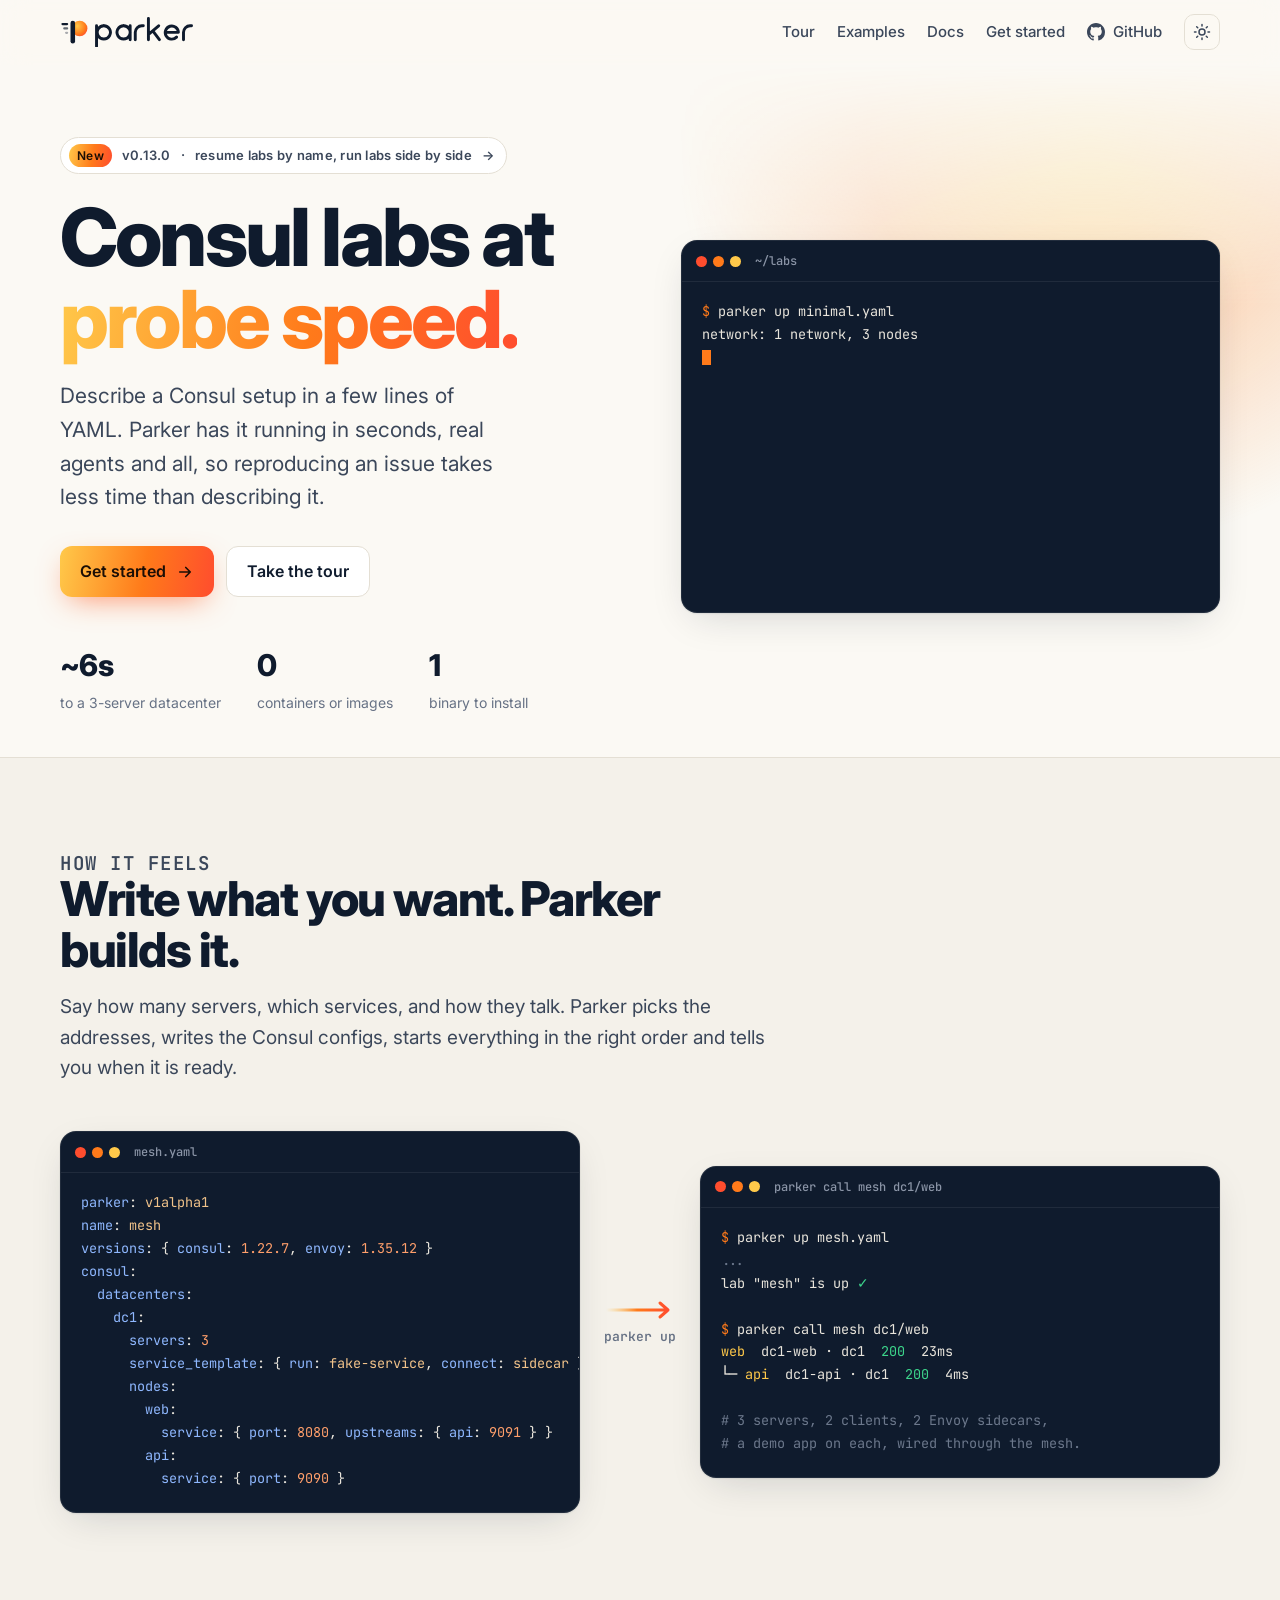
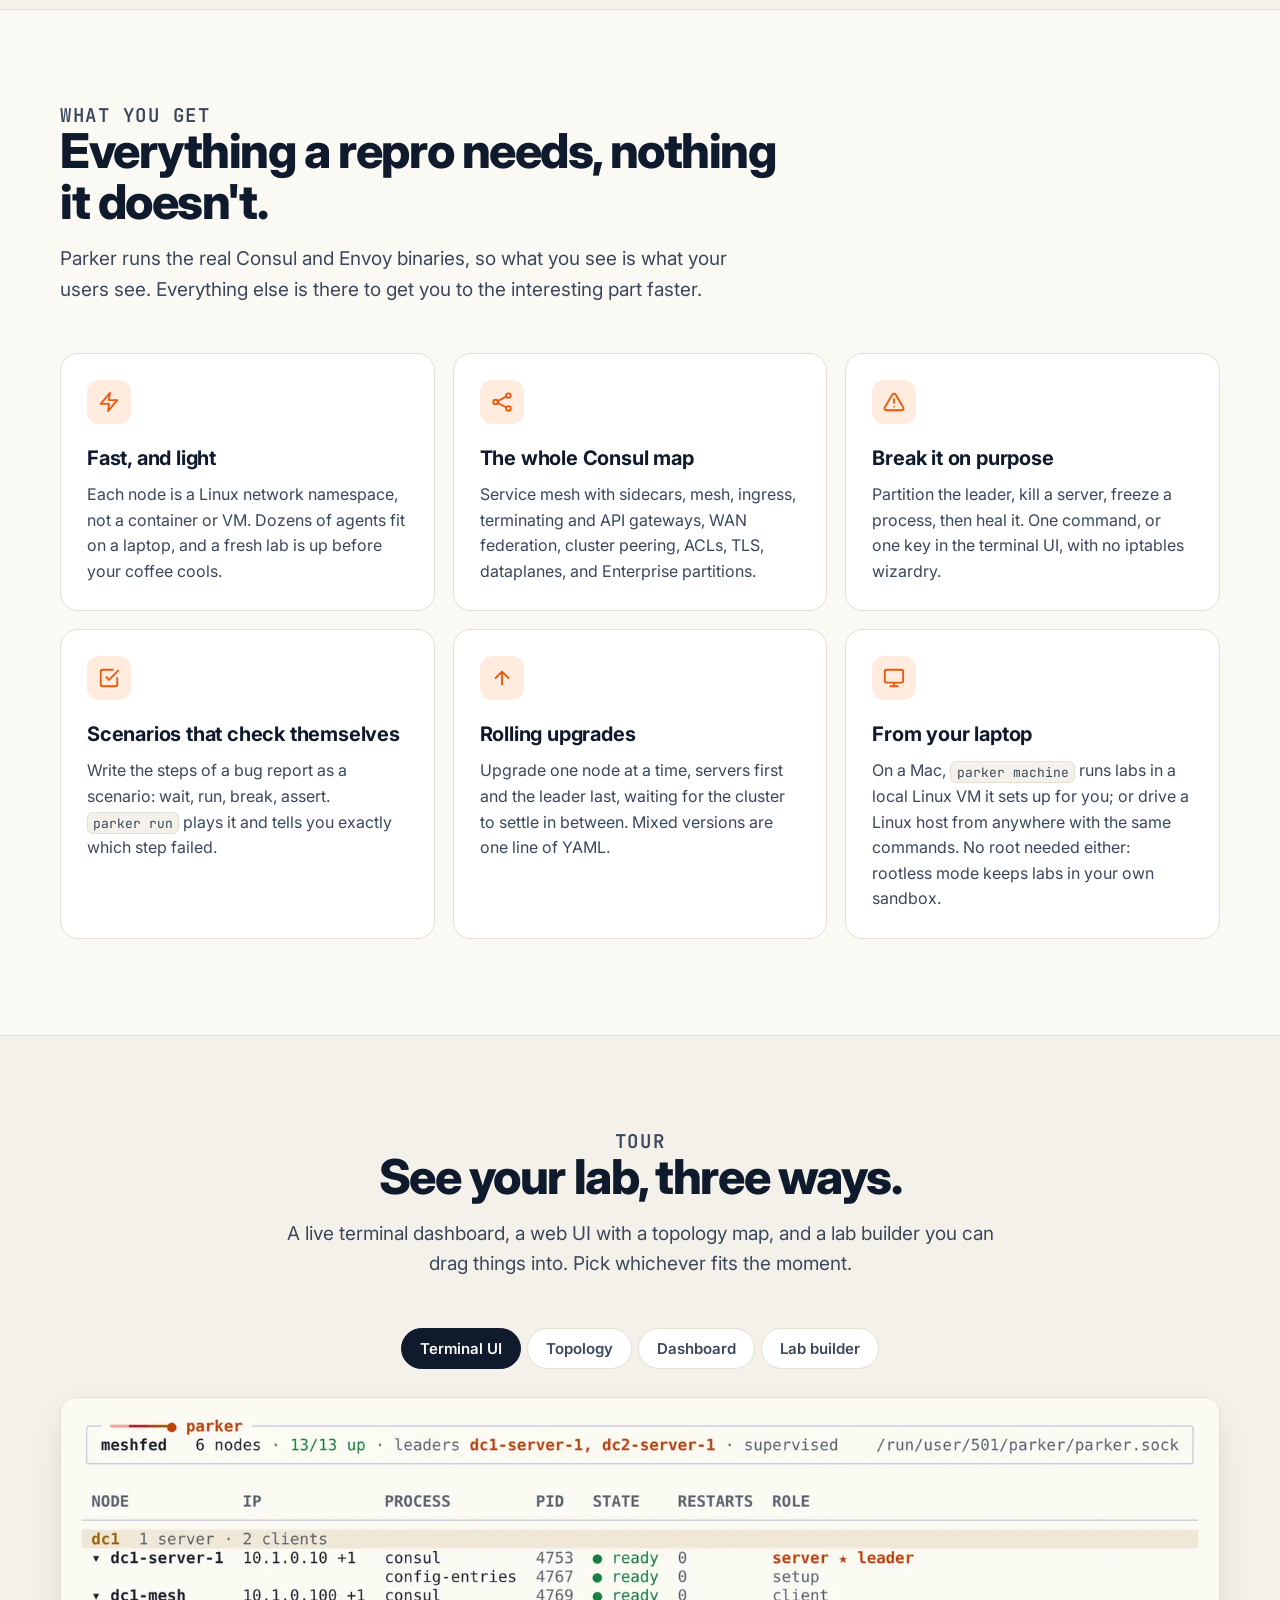
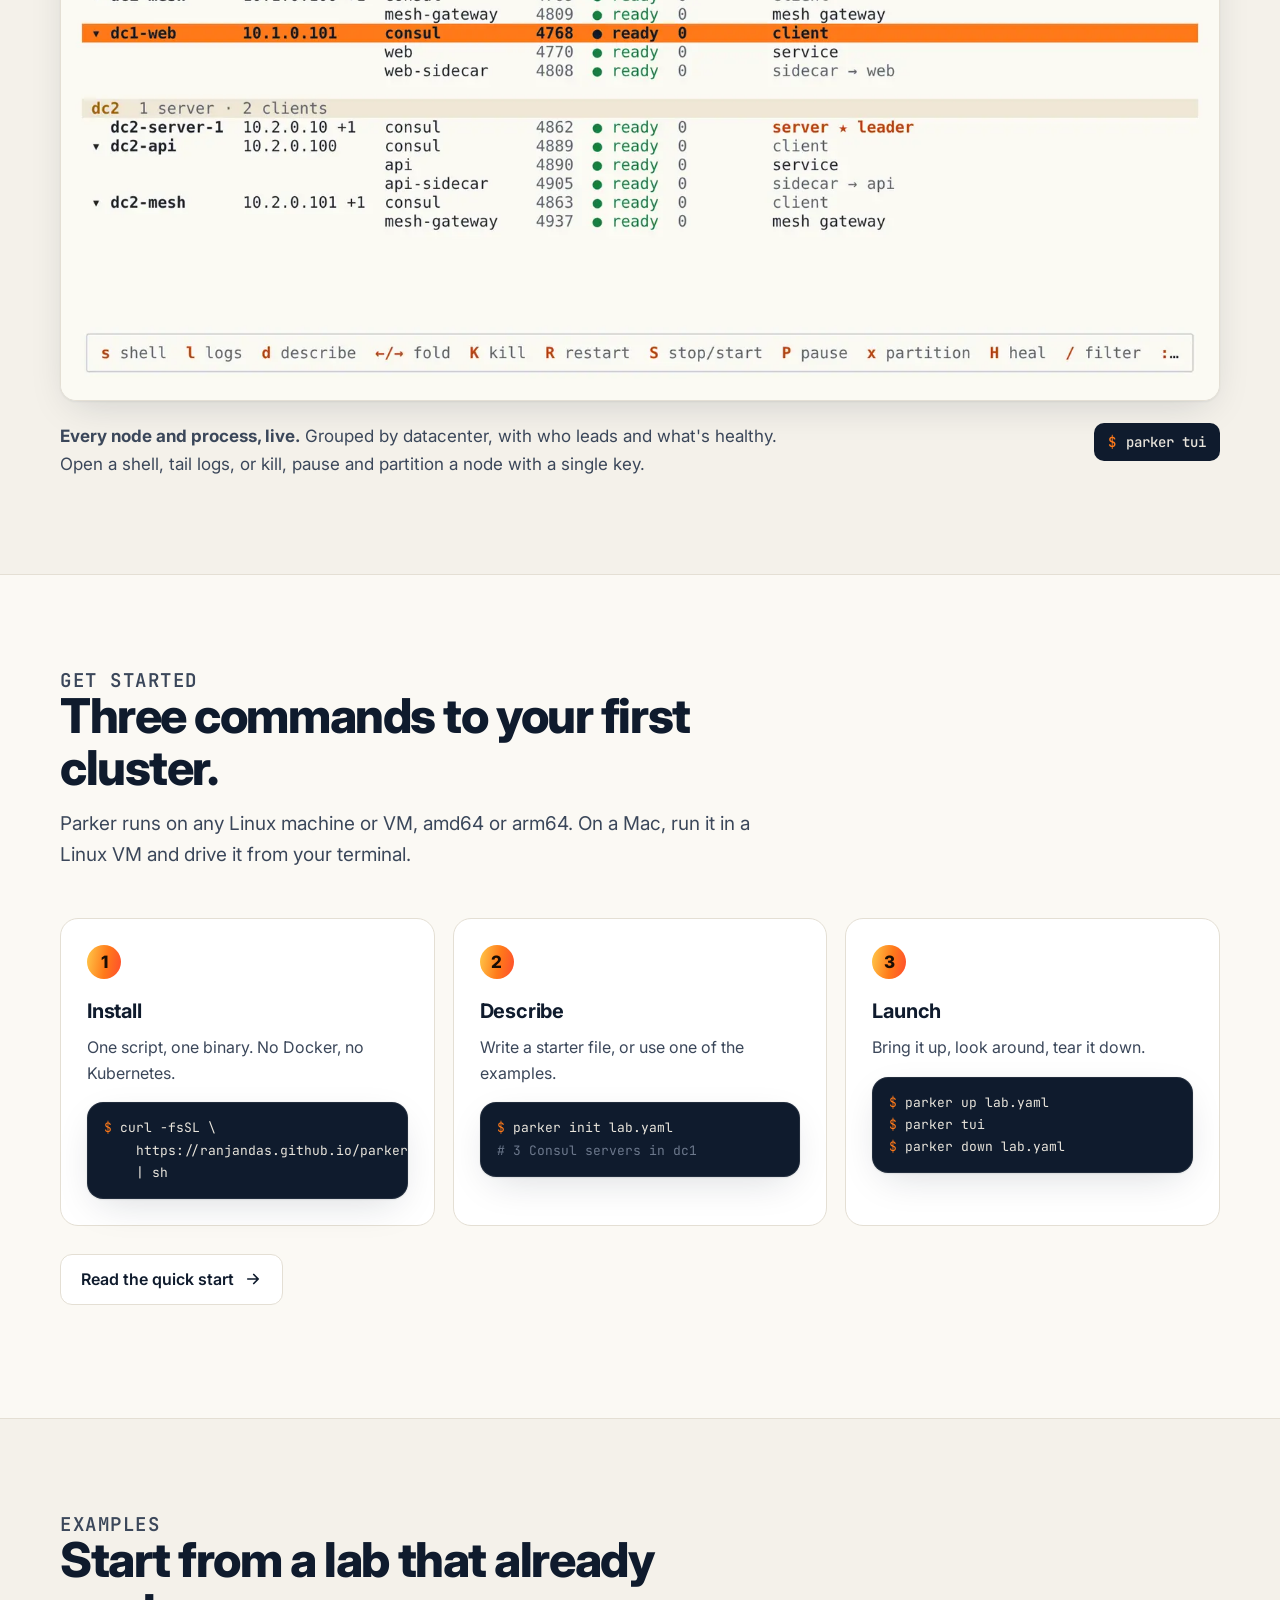
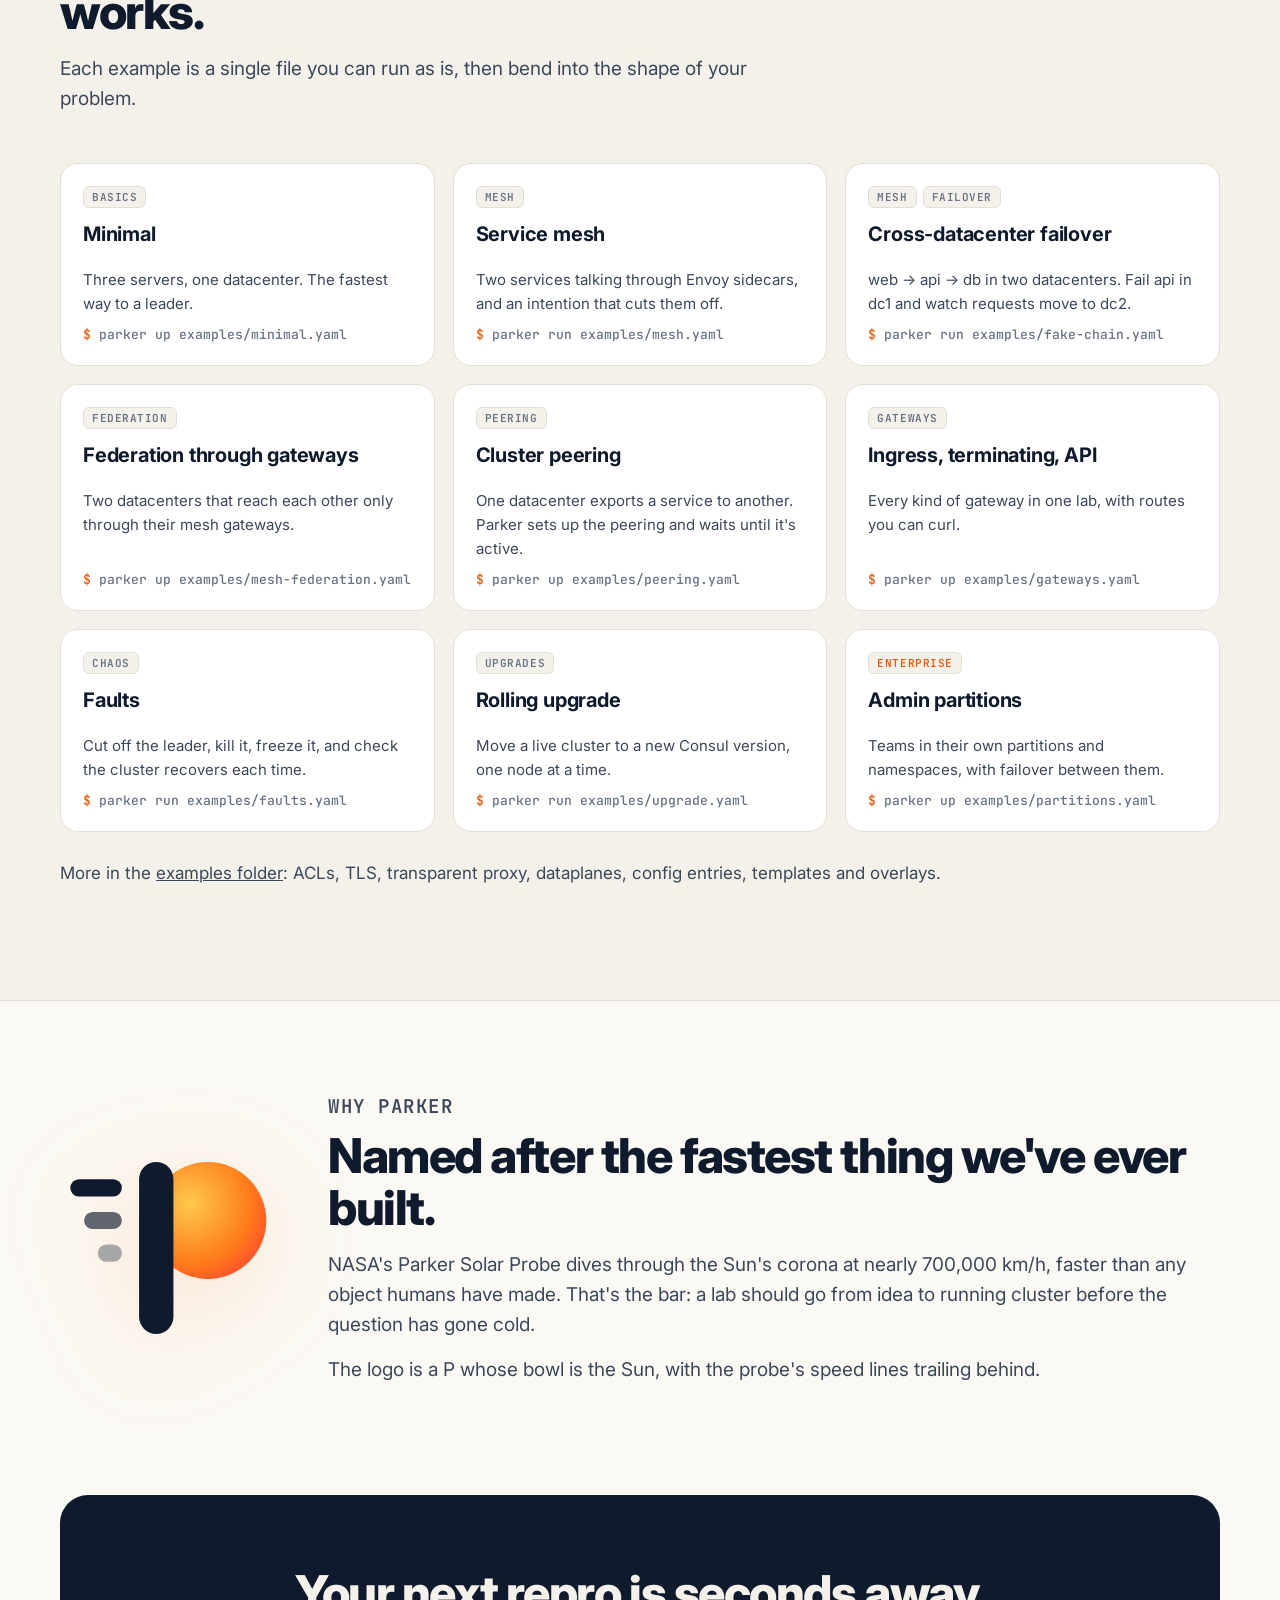
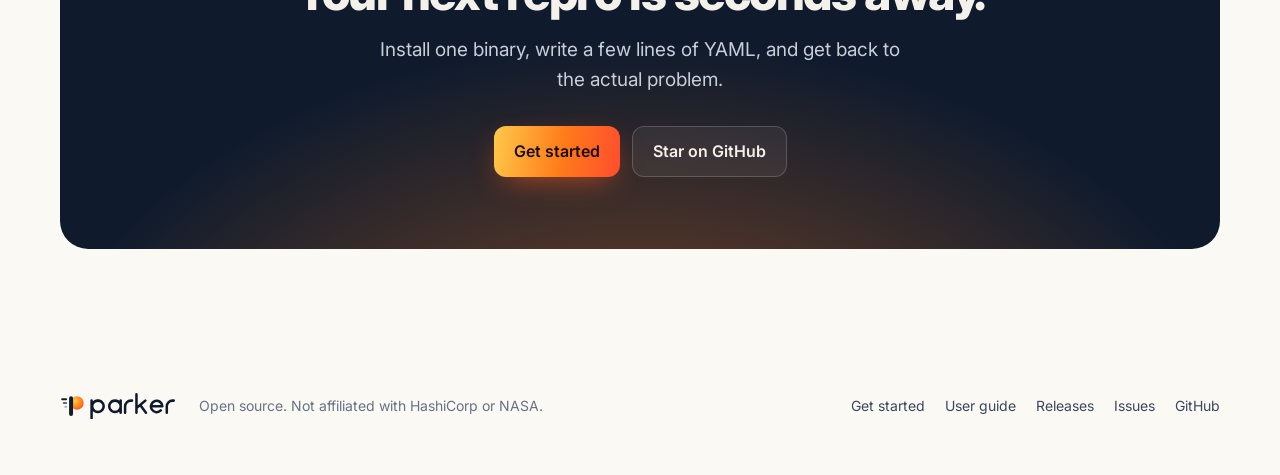
<file: site/index.html>
<!doctype html>
<html lang="en" class="no-js">
<head>
<meta charset="utf-8">
<meta name="viewport" content="width=device-width, initial-scale=1">
<title>Parker · Consul labs at probe speed</title>
<meta name="description" content="Parker turns a few lines of YAML into a running Consul cluster in seconds. No containers, no images: real Consul agents in Linux network namespaces.">
<meta name="theme-color" content="#0F1B2D">
<link rel="icon" href="assets/logo/favicon.svg" type="image/svg+xml">
<link rel="icon" href="assets/logo/favicon.ico" sizes="any">
<link rel="apple-touch-icon" href="assets/logo/parker-icon-180.png">
<meta property="og:title" content="Parker · Consul labs at probe speed">
<meta property="og:description" content="A few lines of YAML to a running Consul cluster in seconds. Break it, script it, look inside it.">
<meta property="og:image" content="https://ranjandas.github.io/parker/assets/og.png">
<meta property="og:url" content="https://ranjandas.github.io/parker/">
<meta name="twitter:card" content="summary_large_image">
<script>try{var t=localStorage.getItem('parker-theme');if(t)document.documentElement.dataset.theme=t}catch(e){}</script>
<link rel="preconnect" href="https://fonts.googleapis.com">
<link rel="preconnect" href="https://fonts.gstatic.com" crossorigin>
<link rel="stylesheet" href="https://fonts.googleapis.com/css2?family=Inter:wght@400;500;600;700;800&family=JetBrains+Mono:wght@400;500;600&display=swap">
<link rel="stylesheet" href="assets/style.css">
</head>
<body>

<header class="nav">
  <div class="wrap">
    <a class="brand" href="./" aria-label="Parker home">
      <img class="logo-light" src="assets/logo/parker-logo-light.svg" alt="Parker" width="120" height="30">
      <img class="logo-dark" src="assets/logo/parker-logo-dark.svg" alt="" width="120" height="30">
    </a>
    <nav class="nav-links" aria-label="Main">
      <a class="hide-sm" href="#tour">Tour</a>
      <a class="hide-sm" href="#examples">Examples</a>
      <a href="docs/">Docs</a>
      <a class="hide-sm" href="docs/quick-start.html">Get started</a>
      <a class="gh-link" href="https://github.com/Ranjandas/parker" aria-label="Parker on GitHub">
        <svg viewBox="0 0 16 16" fill="currentColor" aria-hidden="true"><path d="M8 0C3.58 0 0 3.58 0 8c0 3.54 2.29 6.53 5.47 7.59.4.07.55-.17.55-.38 0-.19-.01-.82-.01-1.49-2.01.37-2.53-.49-2.69-.94-.09-.23-.48-.94-.82-1.13-.28-.15-.68-.52-.01-.53.63-.01 1.08.58 1.23.82.72 1.21 1.87.87 2.33.66.07-.52.28-.87.51-1.07-1.78-.2-3.64-.89-3.64-3.95 0-.87.31-1.59.82-2.15-.08-.2-.36-1.02.08-2.12 0 0 .67-.21 2.2.82.64-.18 1.32-.27 2-.27.68 0 1.36.09 2 .27 1.53-1.04 2.2-.82 2.2-.82.44 1.1.16 1.92.08 2.12.51.56.82 1.27.82 2.15 0 3.07-1.87 3.75-3.65 3.95.29.25.54.73.54 1.48 0 1.07-.01 1.93-.01 2.2 0 .21.15.46.55.38A8.013 8.013 0 0016 8c0-4.42-3.58-8-8-8z"/></svg>
        <span class="hide-sm">GitHub</span>
      </a>
      <button class="icon-btn" id="theme" type="button" aria-label="Switch light or dark theme">
        <svg viewBox="0 0 24 24" fill="none" stroke="currentColor" stroke-width="2" stroke-linecap="round" aria-hidden="true"><circle cx="12" cy="12" r="4"/><path d="M12 2v2M12 20v2M4.9 4.9l1.4 1.4M17.7 17.7l1.4 1.4M2 12h2M20 12h2M4.9 19.1l1.4-1.4M17.7 6.3l1.4-1.4"/></svg>
      </button>
    </nav>
  </div>
</header>

<main>
  <!-- ============ hero ============ -->
  <section class="hero">
    <div class="speed" aria-hidden="true"><i></i><i></i><i></i><i></i></div>
    <div class="wrap hero-grid">
      <div>
        <a class="eyebrow" href="https://github.com/Ranjandas/parker/releases/latest">
          <span class="pill">New</span> <span data-version="tag">v0.13.0</span> · <span data-release="headline">resume labs by name, run labs side by side</span> →
        </a>
        <h1>Consul labs at <span class="sun-text">probe&nbsp;speed.</span></h1>
        <p class="lede">Describe a Consul setup in a few lines of YAML. Parker has it running in seconds, real agents and all, so reproducing an issue takes less time than describing it.</p>
        <div class="cta">
          <a class="btn btn-sun" href="docs/quick-start.html">Get started
            <svg viewBox="0 0 24 24" fill="none" stroke="currentColor" stroke-width="2.2" stroke-linecap="round" stroke-linejoin="round" aria-hidden="true"><path d="M5 12h14M13 6l6 6-6 6"/></svg>
          </a>
          <a class="btn" href="#tour">Take the tour</a>
        </div>
        <div class="stats">
          <div class="stat"><b>~6s</b><span>to a 3-server datacenter</span></div>
          <div class="stat"><b>0</b><span>containers or images</span></div>
          <div class="stat"><b>1</b><span>binary to install</span></div>
        </div>
      </div>
      <div class="term hero-term" id="hero-term" role="img" aria-label="A terminal: parker up brings a three-server Consul datacenter up in 5.6 seconds, then consul members lists the three servers as alive.">
        <div class="term-bar"><span class="dots"><i></i><i></i><i></i></span>~/labs</div>
        <pre><span class="p">$ </span><span class="cursor"></span></pre>
      </div>
    </div>
  </section>

  <!-- ============ yaml -> cluster ============ -->
  <section class="section-alt" id="how">
    <div class="wrap">
      <div class="section-head reveal">
        <p class="kicker">How it feels</p>
        <h2>Write what you want. Parker builds it.</h2>
        <p>Say how many servers, which services, and how they talk. Parker picks the addresses, writes the Consul configs, starts everything in the right order and tells you when it is ready.</p>
      </div>
      <div class="flow reveal">
        <div class="term">
          <div class="term-bar"><span class="dots"><i></i><i></i><i></i></span>mesh.yaml</div>
<pre><span class="k">parker</span>: <span class="s">v1alpha1</span>
<span class="k">name</span>: <span class="s">mesh</span>
<span class="k">versions</span>: { <span class="k">consul</span>: <span class="n">1.22.7</span>, <span class="k">envoy</span>: <span class="n">1.35.12</span> }
<span class="k">consul</span>:
  <span class="k">datacenters</span>:
    <span class="k">dc1</span>:
      <span class="k">servers</span>: <span class="n">3</span>
      <span class="k">service_template</span>: { <span class="k">run</span>: <span class="s">fake-service</span>, <span class="k">connect</span>: <span class="s">sidecar</span> }
      <span class="k">nodes</span>:
        <span class="k">web</span>:
          <span class="k">service</span>: { <span class="k">port</span>: <span class="n">8080</span>, <span class="k">upstreams</span>: { <span class="k">api</span>: <span class="n">9091</span> } }
        <span class="k">api</span>:
          <span class="k">service</span>: { <span class="k">port</span>: <span class="n">9090</span> }</pre>
        </div>
        <div class="arrow" aria-hidden="true">
          <svg viewBox="0 0 72 24" fill="none"><defs><linearGradient id="g" x1="0" x2="1"><stop offset="0" stop-color="#FFC94A" stop-opacity="0"/><stop offset=".5" stop-color="#FF7A1A"/><stop offset="1" stop-color="#FF4D2E"/></linearGradient></defs><path d="M2 12h62M56 5l8 7-8 7" stroke="url(#g)" stroke-width="3" stroke-linecap="round" stroke-linejoin="round"/></svg>
          parker up
        </div>
        <div class="term">
          <div class="term-bar"><span class="dots"><i></i><i></i><i></i></span>parker call mesh dc1/web</div>
<pre><span class="p">$ </span>parker up mesh.yaml
<span class="c">...</span>
lab "mesh" is up <span class="ok">✓</span>

<span class="p">$ </span>parker call mesh dc1/web
<span class="hl">web</span>  dc1-web · dc1  <span class="ok">200</span>  23ms
└─ <span class="hl">api</span>  dc1-api · dc1  <span class="ok">200</span>  4ms

<span class="c"># 3 servers, 2 clients, 2 Envoy sidecars,</span>
<span class="c"># a demo app on each, wired through the mesh.</span></pre>
        </div>
      </div>
    </div>
  </section>

  <!-- ============ features ============ -->
  <section id="features">
    <div class="wrap">
      <div class="section-head reveal">
        <p class="kicker">What you get</p>
        <h2>Everything a repro needs, nothing it doesn't.</h2>
        <p>Parker runs the real Consul and Envoy binaries, so what you see is what your users see. Everything else is there to get you to the interesting part faster.</p>
      </div>
      <div class="features">
        <div class="card reveal">
          <div class="ico"><svg viewBox="0 0 24 24" fill="none" stroke="currentColor" stroke-width="2" stroke-linecap="round" stroke-linejoin="round"><path d="M13 2 3 14h9l-1 8 10-12h-9l1-8z"/></svg></div>
          <h3>Fast, and light</h3>
          <p>Each node is a Linux network namespace, not a container or VM. Dozens of agents fit on a laptop, and a fresh lab is up before your coffee cools.</p>
        </div>
        <div class="card reveal">
          <div class="ico"><svg viewBox="0 0 24 24" fill="none" stroke="currentColor" stroke-width="2" stroke-linecap="round" stroke-linejoin="round"><circle cx="5" cy="12" r="2.5"/><circle cx="19" cy="5" r="2.5"/><circle cx="19" cy="19" r="2.5"/><path d="M7.3 11 16.7 6M7.3 13l9.4 5"/></svg></div>
          <h3>The whole Consul map</h3>
          <p>Service mesh with sidecars, mesh, ingress, terminating and API gateways, WAN federation, cluster peering, ACLs, TLS, dataplanes, and Enterprise partitions.</p>
        </div>
        <div class="card reveal">
          <div class="ico"><svg viewBox="0 0 24 24" fill="none" stroke="currentColor" stroke-width="2" stroke-linecap="round" stroke-linejoin="round"><path d="M10.3 3.9 1.8 18a2 2 0 0 0 1.7 3h17a2 2 0 0 0 1.7-3L13.7 3.9a2 2 0 0 0-3.4 0zM12 9v4M12 17h.01"/></svg></div>
          <h3>Break it on purpose</h3>
          <p>Partition the leader, kill a server, freeze a process, then heal it. One command, or one key in the terminal UI, with no iptables wizardry.</p>
        </div>
        <div class="card reveal">
          <div class="ico"><svg viewBox="0 0 24 24" fill="none" stroke="currentColor" stroke-width="2" stroke-linecap="round" stroke-linejoin="round"><path d="M9 11l3 3L22 4"/><path d="M21 12v7a2 2 0 0 1-2 2H5a2 2 0 0 1-2-2V5a2 2 0 0 1 2-2h11"/></svg></div>
          <h3>Scenarios that check themselves</h3>
          <p>Write the steps of a bug report as a scenario: wait, run, break, assert. <code>parker run</code> plays it and tells you exactly which step failed.</p>
        </div>
        <div class="card reveal">
          <div class="ico"><svg viewBox="0 0 24 24" fill="none" stroke="currentColor" stroke-width="2" stroke-linecap="round" stroke-linejoin="round"><path d="M12 19V5M5 12l7-7 7 7"/></svg></div>
          <h3>Rolling upgrades</h3>
          <p>Upgrade one node at a time, servers first and the leader last, waiting for the cluster to settle in between. Mixed versions are one line of YAML.</p>
        </div>
        <div class="card reveal">
          <div class="ico"><svg viewBox="0 0 24 24" fill="none" stroke="currentColor" stroke-width="2" stroke-linecap="round" stroke-linejoin="round"><rect x="2" y="3" width="20" height="14" rx="2"/><path d="M8 21h8M12 17v4"/></svg></div>
          <h3>From your laptop</h3>
          <p>On a Mac, <code>parker machine</code> runs labs in a local Linux VM it sets up for you; or drive a Linux host from anywhere with the same commands. No root needed either: rootless mode keeps labs in your own sandbox.</p>
        </div>
      </div>
    </div>
  </section>

  <!-- ============ tour ============ -->
  <section class="section-alt" id="tour">
    <div class="wrap">
      <div class="section-head center reveal">
        <p class="kicker">Tour</p>
        <h2>See your lab, three ways.</h2>
        <p>A live terminal dashboard, a web UI with a topology map, and a lab builder you can drag things into. Pick whichever fits the moment.</p>
      </div>
      <div class="tabs" role="tablist" aria-label="Parker interfaces">
        <button class="tab" role="tab" id="t-tui" aria-controls="p-tui" aria-selected="true">Terminal UI</button>
        <button class="tab" role="tab" id="t-topo" aria-controls="p-topo" aria-selected="false" tabindex="-1">Topology</button>
        <button class="tab" role="tab" id="t-dash" aria-controls="p-dash" aria-selected="false" tabindex="-1">Dashboard</button>
        <button class="tab" role="tab" id="t-build" aria-controls="p-build" aria-selected="false" tabindex="-1">Lab builder</button>
      </div>

      <div class="shot-panel" id="p-tui" role="tabpanel" aria-labelledby="t-tui">
        <div class="shot theme-swap">
          <img class="on-light" src="assets/img/tui-light.webp" alt="Parker's terminal UI listing two datacenters, every node and process ready, with the leaders marked" width="1600" height="833" loading="lazy">
          <img class="on-dark" src="assets/img/tui-dark.webp" alt="Parker's terminal UI listing two datacenters, every node and process ready, with the leaders marked" width="1600" height="833" loading="lazy">
        </div>
        <div class="shot-caption">
          <p><strong>Every node and process, live.</strong> Grouped by datacenter, with who leads and what's healthy. Open a shell, tail logs, or kill, pause and partition a node with a single key.</p>
          <span class="cmd"><span class="p">$</span> parker tui</span>
        </div>
      </div>

      <div class="shot-panel" id="p-topo" role="tabpanel" aria-labelledby="t-topo" hidden>
        <div class="shot theme-swap">
          <img class="on-light" src="assets/img/topology-light.webp" alt="The web UI topology view: two federated datacenters, with a failing sidecar in dc2 turning the path from web to api red" width="1600" height="1000" loading="lazy">
          <img class="on-dark" src="assets/img/topology-dark.webp" alt="The web UI topology view: two federated datacenters, with a failing sidecar in dc2 turning the path from web to api red" width="1600" height="1000" loading="lazy">
        </div>
        <div class="shot-caption">
          <p><strong>The architecture, drawn for you.</strong> Datacenters, gateways and which service calls which. When something fails, the paths through it turn red and say why. Click a node to open its Consul UI or app.</p>
          <span class="cmd"><span class="p">$</span> parker ui</span>
        </div>
      </div>

      <div class="shot-panel" id="p-dash" role="tabpanel" aria-labelledby="t-dash" hidden>
        <div class="shot">
          <img src="assets/img/overview-dark.webp" alt="The web UI dashboard: 13 of 13 processes ready across 6 nodes in 2 datacenters, with leaders and a node table" width="1600" height="1000" loading="lazy">
        </div>
        <div class="shot-caption">
          <p><strong>Health at a glance.</strong> Ready counts, leaders, restarts and Consul health for every node, plus logs, scenarios and fault buttons. Works the same against a lab on a remote VM.</p>
          <span class="cmd"><span class="p">$</span> parker ui</span>
        </div>
      </div>

      <div class="shot-panel" id="p-build" role="tabpanel" aria-labelledby="t-build" hidden>
        <div class="shot theme-swap">
          <img class="on-light" src="assets/img/builder-light.webp" alt="The lab builder: a palette of Consul parts, two datacenters on a canvas, and the YAML it writes next to it" width="1600" height="1000" loading="lazy">
          <img class="on-dark" src="assets/img/builder-dark.webp" alt="The lab builder: a palette of Consul parts, two datacenters on a canvas, and the YAML it writes next to it" width="1600" height="1000" loading="lazy">
        </div>
        <div class="shot-caption">
          <p><strong>Draw it instead.</strong> Drag in datacenters, services and gateways, link what calls what, and watch the YAML write itself. Open an existing file, edit on the canvas, and hit Run.</p>
          <span class="cmd"><span class="p">$</span> parker ui → Build</span>
        </div>
      </div>
    </div>
  </section>

  <!-- ============ get started ============ -->
  <section id="start">
    <div class="wrap">
      <div class="section-head reveal">
        <p class="kicker">Get started</p>
        <h2>Three commands to your first cluster.</h2>
        <p>Parker runs on any Linux machine or VM, amd64 or arm64. On a Mac, run it in a Linux VM and drive it from your terminal.</p>
      </div>
      <div class="steps">
        <div class="step reveal">
          <h3>Install</h3>
          <p>One script, one binary. No Docker, no Kubernetes.</p>
          <div class="term code"><pre><span class="p">$ </span>curl -fsSL \
    https://ranjandas.github.io/parker/install.sh \
    | sh</pre></div>
        </div>
        <div class="step reveal">
          <h3>Describe</h3>
          <p>Write a starter file, or use one of the examples.</p>
          <div class="term code"><pre><span class="p">$ </span>parker init lab.yaml
<span class="c"># 3 Consul servers in dc1</span></pre></div>
        </div>
        <div class="step reveal">
          <h3>Launch</h3>
          <p>Bring it up, look around, tear it down.</p>
          <div class="term code"><pre><span class="p">$ </span>parker up lab.yaml
<span class="p">$ </span>parker tui
<span class="p">$ </span>parker down lab.yaml</pre></div>
        </div>
      </div>
      <p class="reveal" style="margin-top:28px"><a class="btn" href="docs/quick-start.html">Read the quick start
        <svg viewBox="0 0 24 24" fill="none" stroke="currentColor" stroke-width="2.2" stroke-linecap="round" stroke-linejoin="round" aria-hidden="true"><path d="M5 12h14M13 6l6 6-6 6"/></svg></a></p>
    </div>
  </section>

  <!-- ============ examples ============ -->
  <section class="section-alt" id="examples">
    <div class="wrap">
      <div class="section-head reveal">
        <p class="kicker">Examples</p>
        <h2>Start from a lab that already works.</h2>
        <p>Each example is a single file you can run as is, then bend into the shape of your problem.</p>
      </div>
      <div class="examples">
        <a class="ex reveal" href="https://github.com/Ranjandas/parker/blob/main/examples/minimal.yaml">
          <div class="tags"><span class="tag">basics</span></div>
          <h3>Minimal</h3>
          <p>Three servers, one datacenter. The fastest way to a leader.</p>
          <span class="run"><b>$</b> parker up examples/minimal.yaml</span>
        </a>
        <a class="ex reveal" href="https://github.com/Ranjandas/parker/blob/main/examples/mesh.yaml">
          <div class="tags"><span class="tag">mesh</span></div>
          <h3>Service mesh</h3>
          <p>Two services talking through Envoy sidecars, and an intention that cuts them off.</p>
          <span class="run"><b>$</b> parker run examples/mesh.yaml</span>
        </a>
        <a class="ex reveal" href="https://github.com/Ranjandas/parker/blob/main/examples/fake-chain.yaml">
          <div class="tags"><span class="tag">mesh</span><span class="tag">failover</span></div>
          <h3>Cross-datacenter failover</h3>
          <p>web → api → db in two datacenters. Fail api in dc1 and watch requests move to dc2.</p>
          <span class="run"><b>$</b> parker run examples/fake-chain.yaml</span>
        </a>
        <a class="ex reveal" href="https://github.com/Ranjandas/parker/blob/main/examples/mesh-federation.yaml">
          <div class="tags"><span class="tag">federation</span></div>
          <h3>Federation through gateways</h3>
          <p>Two datacenters that reach each other only through their mesh gateways.</p>
          <span class="run"><b>$</b> parker up examples/mesh-federation.yaml</span>
        </a>
        <a class="ex reveal" href="https://github.com/Ranjandas/parker/blob/main/examples/peering.yaml">
          <div class="tags"><span class="tag">peering</span></div>
          <h3>Cluster peering</h3>
          <p>One datacenter exports a service to another. Parker sets up the peering and waits until it's active.</p>
          <span class="run"><b>$</b> parker up examples/peering.yaml</span>
        </a>
        <a class="ex reveal" href="https://github.com/Ranjandas/parker/blob/main/examples/gateways.yaml">
          <div class="tags"><span class="tag">gateways</span></div>
          <h3>Ingress, terminating, API</h3>
          <p>Every kind of gateway in one lab, with routes you can curl.</p>
          <span class="run"><b>$</b> parker up examples/gateways.yaml</span>
        </a>
        <a class="ex reveal" href="https://github.com/Ranjandas/parker/blob/main/examples/faults.yaml">
          <div class="tags"><span class="tag">chaos</span></div>
          <h3>Faults</h3>
          <p>Cut off the leader, kill it, freeze it, and check the cluster recovers each time.</p>
          <span class="run"><b>$</b> parker run examples/faults.yaml</span>
        </a>
        <a class="ex reveal" href="https://github.com/Ranjandas/parker/blob/main/examples/upgrade.yaml">
          <div class="tags"><span class="tag">upgrades</span></div>
          <h3>Rolling upgrade</h3>
          <p>Move a live cluster to a new Consul version, one node at a time.</p>
          <span class="run"><b>$</b> parker run examples/upgrade.yaml</span>
        </a>
        <a class="ex reveal" href="https://github.com/Ranjandas/parker/blob/main/examples/partitions.yaml">
          <div class="tags"><span class="tag ent">enterprise</span></div>
          <h3>Admin partitions</h3>
          <p>Teams in their own partitions and namespaces, with failover between them.</p>
          <span class="run"><b>$</b> parker up examples/partitions.yaml</span>
        </a>
      </div>
      <p class="reveal" style="margin-top:28px;color:var(--ink-2)">More in the <a href="https://github.com/Ranjandas/parker/tree/main/examples">examples folder</a>: ACLs, TLS, transparent proxy, dataplanes, config entries, templates and overlays.</p>
    </div>
  </section>

  <!-- ============ name ============ -->
  <section id="name">
    <div class="wrap story reveal">
      <img src="assets/logo/parker-mark.svg" alt="The Parker mark: a P whose bowl is the sun, with speed lines trailing off it" width="220" height="220">
      <div>
        <p class="kicker">Why Parker</p>
        <h2>Named after the fastest thing we've ever built.</h2>
        <p>NASA's Parker Solar Probe dives through the Sun's corona at nearly 700,000 km/h, faster than any object humans have made. That's the bar: a lab should go from idea to running cluster before the question has gone cold.</p>
        <p>The logo is a P whose bowl is the Sun, with the probe's speed lines trailing behind.</p>
      </div>
    </div>
  </section>

  <!-- ============ final cta ============ -->
  <section style="padding-top:0">
    <div class="wrap">
      <div class="final reveal">
        <h2>Your next repro is seconds away.</h2>
        <p>Install one binary, write a few lines of YAML, and get back to the actual problem.</p>
        <div class="cta">
          <a class="btn btn-sun" href="docs/quick-start.html">Get started</a>
          <a class="btn" href="https://github.com/Ranjandas/parker">Star on GitHub</a>
        </div>
      </div>
    </div>
  </section>
</main>

<footer>
  <div class="wrap">
    <img src="assets/logo/parker-logo.svg" alt="Parker" width="104" height="26">
    <span>Open source. Not affiliated with HashiCorp or NASA.</span>
    <div class="links">
      <a href="docs/quick-start.html">Get started</a>
      <a href="docs/">User guide</a>
      <a href="https://github.com/Ranjandas/parker/releases">Releases</a>
      <a href="https://github.com/Ranjandas/parker/issues">Issues</a>
      <a href="https://github.com/Ranjandas/parker">GitHub</a>
    </div>
  </div>
</footer>

<script src="assets/site.js"></script>
</body>
</html>
</file>
<file: site/assets/style.css>
/* Parker website. Brand: ink #0F1B2D / #F4F1EA, sun #FFC94A -> #FF7A1A -> #FF4D2E. */
:root {
  --sun-1: #FFC94A;
  --sun-2: #FF7A1A;
  --sun-3: #FF4D2E;
  --sun: linear-gradient(100deg, var(--sun-1), var(--sun-2) 55%, var(--sun-3));

  --bg: #FBF9F4;
  --bg-2: #F4F1EA;
  --panel: #FFFFFF;
  --ink: #0F1B2D;
  --ink-2: #3B475A;
  --muted: #677285;
  --line: #E4DFD4;
  --accent: #E8590C;
  --ok: #1F9D55;
  --code-bg: #0F1B2D;
  --code-ink: #E9E5DC;
  --shadow: 0 1px 2px rgba(15, 27, 45, .06), 0 12px 40px -12px rgba(15, 27, 45, .18);
  --glow: rgba(255, 122, 26, .16);
  color-scheme: light;
}
@media (prefers-color-scheme: dark) {
  :root:not([data-theme="light"]) {
    --bg: #070D18;
    --bg-2: #0B1322;
    --panel: #0F1A2C;
    --ink: #F4F1EA;
    --ink-2: #C9CED8;
    --muted: #8A94A6;
    --line: #1E2A3F;
    --accent: #FF8A3D;
    --ok: #3DD68C;
    --code-bg: #0A1220;
    --shadow: 0 1px 2px rgba(0, 0, 0, .3), 0 20px 60px -20px rgba(0, 0, 0, .7);
    --glow: rgba(255, 122, 26, .22);
    color-scheme: dark;
  }
}
:root[data-theme="dark"] {
  --bg: #070D18;
  --bg-2: #0B1322;
  --panel: #0F1A2C;
  --ink: #F4F1EA;
  --ink-2: #C9CED8;
  --muted: #8A94A6;
  --line: #1E2A3F;
  --accent: #FF8A3D;
  --ok: #3DD68C;
  --code-bg: #0A1220;
  --shadow: 0 1px 2px rgba(0, 0, 0, .3), 0 20px 60px -20px rgba(0, 0, 0, .7);
  --glow: rgba(255, 122, 26, .22);
  color-scheme: dark;
}

* { box-sizing: border-box; }
html { scroll-behavior: smooth; -webkit-text-size-adjust: 100%; overflow-x: clip; }
@media (prefers-reduced-motion: reduce) { html { scroll-behavior: auto; } }
body {
  margin: 0;
  background: var(--bg);
  color: var(--ink);
  font: 400 17px/1.6 "Inter", system-ui, -apple-system, "Segoe UI", sans-serif;
  -webkit-font-smoothing: antialiased;
  overflow-x: clip;
}
img { max-width: 100%; display: block; }
a { color: inherit; }
code, pre, kbd { font-family: "JetBrains Mono", ui-monospace, SFMono-Regular, Menlo, monospace; }
:not(pre) > code {
  font-size: .86em; white-space: nowrap;
  padding: .12em .4em;
  border-radius: 6px;
  background: var(--bg-2);
  border: 1px solid var(--line);
}
::selection { background: rgba(255, 122, 26, .3); }

.wrap { width: min(1160px, 100% - 32px); margin-inline: auto; }
.narrow { width: min(780px, 100% - 32px); margin-inline: auto; }

/* ---------- nav ---------- */
.nav {
  position: sticky; top: 0; z-index: 50;
  backdrop-filter: saturate(160%) blur(14px);
  -webkit-backdrop-filter: saturate(160%) blur(14px);
  background: color-mix(in srgb, var(--bg) 78%, transparent);
  border-bottom: 1px solid transparent;
  transition: border-color .2s;
}
.nav.scrolled { border-bottom-color: var(--line); }
.nav .wrap { display: flex; align-items: center; gap: 24px; height: 64px; }
.brand { display: flex; align-items: center; text-decoration: none; }
.brand img { height: 30px; width: auto; }
.brand .logo-dark { display: none; }
:root[data-theme="dark"] .brand .logo-light { display: none; }
:root[data-theme="dark"] .brand .logo-dark { display: block; }
@media (prefers-color-scheme: dark) {
  :root:not([data-theme="light"]) .brand .logo-light { display: none; }
  :root:not([data-theme="light"]) .brand .logo-dark { display: block; }
}
.nav-links { display: flex; gap: 22px; margin-left: auto; align-items: center; }
.nav-links a { text-decoration: none; color: var(--ink-2); font-size: 15px; font-weight: 500; }
.nav-links a:hover, .nav-links a[aria-current] { color: var(--ink); }
.icon-btn {
  display: inline-grid; place-items: center;
  width: 36px; height: 36px; border-radius: 10px;
  border: 1px solid var(--line); background: transparent; color: var(--ink-2);
  cursor: pointer;
}
.icon-btn:hover { color: var(--ink); border-color: var(--muted); }
.icon-btn svg { width: 18px; height: 18px; }
.gh-link { display: inline-flex; align-items: center; gap: 8px; }
.gh-link svg { width: 18px; height: 18px; }
@media (max-width: 720px) {
  .nav-links .hide-sm { display: none; }
  .nav-links { gap: 14px; }
}

/* ---------- buttons ---------- */
.btn {
  display: inline-flex; align-items: center; gap: 10px;
  padding: 12px 20px; border-radius: 12px;
  font-weight: 600; font-size: 16px; text-decoration: none;
  border: 1px solid var(--line); color: var(--ink); background: var(--panel);
  transition: transform .15s, box-shadow .15s, border-color .15s;
}
.btn:hover { transform: translateY(-1px); border-color: var(--muted); }
.btn svg { width: 18px; height: 18px; }
.btn-sun {
  border: 0; color: #1B0E05;
  background: var(--sun);
  box-shadow: 0 10px 30px -10px rgba(255, 90, 30, .7);
}
.btn-sun:hover { box-shadow: 0 14px 34px -10px rgba(255, 90, 30, .85); }

/* ---------- hero ---------- */
.hero { position: relative; padding: 72px 0 40px; isolation: isolate; overflow: hidden; }
.hero::before {
  /* the sun, low on the horizon behind the hero */
  content: ""; position: absolute; z-index: -1;
  width: 900px; height: 900px; right: -260px; top: -380px;
  background: radial-gradient(circle, rgba(255, 201, 74, .38), rgba(255, 122, 26, .22) 35%, rgba(255, 77, 46, 0) 65%);
  pointer-events: none;
  -webkit-mask-image: linear-gradient(to bottom, transparent 380px, #000 620px);
  mask-image: linear-gradient(to bottom, transparent 380px, #000 620px);
}
.hero-grid { display: grid; grid-template-columns: 1.05fr 1fr; gap: 56px; align-items: center; }
@media (max-width: 960px) { .hero-grid { grid-template-columns: 1fr; gap: 40px; } }
.eyebrow {
  display: inline-flex; align-items: center; gap: 10px;
  font-size: 13px; font-weight: 600; letter-spacing: .02em;
  color: var(--ink-2);
  padding: 6px 12px 6px 8px; border-radius: 999px;
  border: 1px solid var(--line); background: var(--panel);
  text-decoration: none;
}
.eyebrow .pill { background: var(--sun); color: #1B0E05; border-radius: 999px; padding: 2px 8px; font-size: 12px; }
h1 {
  font-size: clamp(44px, 7vw, 80px); line-height: 1.02; letter-spacing: -.035em;
  margin: 22px 0 20px; font-weight: 800;
}
.sun-text {
  background: var(--sun); -webkit-background-clip: text; background-clip: text; color: transparent;
}
.lede { font-size: clamp(18px, 2.1vw, 21px); color: var(--ink-2); max-width: 34ch; margin: 0 0 32px; }
.cta { display: flex; gap: 12px; flex-wrap: wrap; }
.stats { display: flex; gap: 36px; margin-top: 44px; flex-wrap: wrap; }
@media (max-width: 520px) { .stats { display: grid; grid-template-columns: repeat(3, auto); gap: 18px; } .stat b { font-size: 26px; } .stat span { font-size: 13px; } }
.stat b { display: block; font-size: 30px; letter-spacing: -.02em; font-weight: 800; }
.stat span { color: var(--muted); font-size: 14px; }

/* speed lines, as in the logo */
.speed { position: absolute; inset: 0; z-index: -1; overflow: hidden; pointer-events: none; }
.speed i {
  position: absolute; height: 2px; border-radius: 2px; left: -30%;
  background: linear-gradient(90deg, transparent, var(--sun-2), var(--sun-1));
  opacity: .0; animation: streak 3.6s linear infinite;
}
.speed i:nth-child(1) { top: 22%; width: 180px; animation-delay: .2s; }
.speed i:nth-child(2) { top: 48%; width: 260px; animation-delay: 1.4s; }
.speed i:nth-child(3) { top: 71%; width: 140px; animation-delay: 2.3s; }
.speed i:nth-child(4) { top: 86%; width: 220px; animation-delay: 3.1s; }
@keyframes streak {
  0% { transform: translateX(0); opacity: 0; }
  10% { opacity: .55; }
  60% { opacity: .35; }
  100% { transform: translateX(170vw); opacity: 0; }
}
@media (prefers-reduced-motion: reduce) { .speed { display: none; } }

/* ---------- terminal ---------- */
.term {
  background: var(--code-bg); color: var(--code-ink);
  border-radius: 16px; border: 1px solid rgba(255, 255, 255, .08);
  box-shadow: var(--shadow), 0 0 0 1px rgba(0,0,0,.02);
  overflow: hidden; min-width: 0;
}
.term-bar {
  display: flex; align-items: center; gap: 8px; padding: 12px 14px;
  border-bottom: 1px solid rgba(255, 255, 255, .07);
  font: 500 12px "JetBrains Mono", monospace; color: #8A94A6;
}
.term-bar .dots { display: flex; gap: 6px; margin-right: 6px; }
.term-bar .dots i { width: 11px; height: 11px; border-radius: 50%; background: #2A3548; }
.term-bar .dots i:first-child { background: var(--sun-3); }
.term-bar .dots i:nth-child(2) { background: var(--sun-2); }
.term-bar .dots i:nth-child(3) { background: var(--sun-1); }
.term pre {
  margin: 0; padding: 18px 20px 22px; overflow-x: auto;
  font-size: 13.5px; line-height: 1.7; white-space: pre;
}
.term .p { color: var(--sun-2); user-select: none; }
.term .c { color: #6C788C; }
.term .ok { color: #3DD68C; }
.term .hl { color: var(--sun-1); }
.term .k { color: #8FB8FF; }
.term .s { color: #F2C38A; }
.term .n { color: #FF9F6B; }
.hero-term pre { min-height: 330px; }
.cursor { display: inline-block; width: .6em; height: 1.1em; vertical-align: -.2em; background: var(--sun-2); animation: blink 1s steps(1) infinite; }
@keyframes blink { 50% { opacity: 0; } }
.done-badge {
  display: inline-block; margin-left: 6px; padding: 0 8px; border-radius: 6px;
  background: var(--sun); color: #1B0E05; font-weight: 700;
}

/* ---------- sections ---------- */
section { padding: 96px 0; }
.section-alt { background: var(--bg-2); border-block: 1px solid var(--line); }
.kicker {
  font: 600 13px/1 "JetBrains Mono", monospace; letter-spacing: .08em; text-transform: uppercase;
  color: var(--accent); margin: 0 0 14px;
}
h2 { font-size: clamp(32px, 4.4vw, 48px); line-height: 1.08; letter-spacing: -.03em; margin: 0 0 16px; font-weight: 800; }
h3 { font-size: 20px; letter-spacing: -.01em; margin: 0 0 8px; }
.section-head { max-width: 720px; margin-bottom: 48px; }
.section-head p { color: var(--ink-2); font-size: 19px; margin: 0; }
.center { text-align: center; margin-inline: auto; }

/* yaml -> cluster */
.flow { display: grid; grid-template-columns: 1fr auto 1fr; gap: 24px; align-items: center; }
.flow .arrow { display: grid; place-items: center; gap: 6px; color: var(--muted); font: 600 13px "JetBrains Mono", monospace; }
.flow .arrow svg { width: 72px; height: 24px; }
@media (max-width: 900px) {
  .flow { grid-template-columns: 1fr; }
  .flow .arrow svg { transform: rotate(90deg); width: 40px; }
}

/* feature grid */
.features { display: grid; grid-template-columns: repeat(3, 1fr); gap: 18px; }
@media (max-width: 960px) { .features { grid-template-columns: repeat(2, 1fr); } }
@media (max-width: 620px) { .features { grid-template-columns: 1fr; } }
.card {
  background: var(--panel); border: 1px solid var(--line); border-radius: 18px;
  padding: 26px; position: relative; overflow: hidden;
}
.card p { color: var(--ink-2); margin: 0; font-size: 16px; }
.card .ico {
  width: 44px; height: 44px; border-radius: 12px; display: grid; place-items: center;
  background: color-mix(in srgb, var(--sun-2) 14%, transparent); color: var(--accent);
  margin-bottom: 18px;
}
.card .ico svg { width: 22px; height: 22px; }
.card code { font-size: 13px; }

/* screenshots tabs */
.tabs { display: flex; gap: 6px; flex-wrap: wrap; justify-content: center; margin-bottom: 28px; }
.tab {
  font: 600 15px "Inter", sans-serif; color: var(--ink-2);
  padding: 10px 18px; border-radius: 999px; border: 1px solid var(--line);
  background: var(--panel); cursor: pointer;
}
.tab[aria-selected="true"] { background: var(--ink); color: var(--bg); border-color: var(--ink); }
.shot-panel[hidden] { display: none; }
.shot {
  border-radius: 16px; overflow: hidden; border: 1px solid var(--line);
  box-shadow: var(--shadow); background: var(--panel);
}
.shot img { width: 100%; height: auto; }
.shot-caption { display: grid; grid-template-columns: 1fr auto; gap: 24px; align-items: start; margin-top: 22px; }
.shot-caption p { margin: 0; color: var(--ink-2); max-width: 68ch; }
@media (max-width: 720px) { .shot-caption { grid-template-columns: 1fr; gap: 12px; } }
.cmd {
  display: inline-flex; align-items: center; gap: 10px;
  font: 500 14px "JetBrains Mono", monospace;
  padding: 10px 14px; border-radius: 10px;
  background: var(--code-bg); color: var(--code-ink); white-space: nowrap;
}
.cmd .p { color: var(--sun-2); }
.theme-swap .on-dark { display: none; }
:root[data-theme="dark"] .theme-swap .on-dark { display: block; }
:root[data-theme="dark"] .theme-swap .on-light { display: none; }
@media (prefers-color-scheme: dark) {
  :root:not([data-theme="light"]) .theme-swap .on-dark { display: block; }
  :root:not([data-theme="light"]) .theme-swap .on-light { display: none; }
}

/* steps */
.steps { display: grid; grid-template-columns: repeat(3, 1fr); gap: 18px; counter-reset: step; }
@media (max-width: 900px) { .steps { grid-template-columns: 1fr; } }
.step { background: var(--panel); border: 1px solid var(--line); border-radius: 18px; padding: 26px; min-width: 0; }
.step::before {
  counter-increment: step; content: counter(step);
  display: grid; place-items: center; width: 34px; height: 34px; border-radius: 50%;
  background: var(--sun); color: #1B0E05; font-weight: 800; margin-bottom: 16px;
}
.step p { color: var(--ink-2); margin: 0 0 16px; font-size: 16px; }
.step .term pre { padding: 14px 16px; font-size: 13px; min-height: 0; }

/* code block with copy */
.code { position: relative; }
.copy {
  position: absolute; top: 8px; right: 8px;
  font: 600 12px "Inter", sans-serif; color: #C9CED8;
  background: rgba(255, 255, 255, .06); border: 1px solid rgba(255, 255, 255, .12);
  padding: 5px 10px; border-radius: 8px; cursor: pointer; opacity: 0; transition: opacity .15s;
}
.code:hover .copy, .copy:focus-visible { opacity: 1; }
@media (hover: none) { .copy { opacity: 1; } }

/* examples */
.examples { display: grid; grid-template-columns: repeat(3, 1fr); gap: 18px; }
@media (max-width: 960px) { .examples { grid-template-columns: repeat(2, 1fr); } }
@media (max-width: 620px) { .examples { grid-template-columns: 1fr; } }
.ex {
  display: flex; flex-direction: column; gap: 10px;
  background: var(--panel); border: 1px solid var(--line); border-radius: 18px;
  padding: 22px; text-decoration: none; transition: border-color .15s, transform .15s;
}
.ex:hover { border-color: var(--sun-2); transform: translateY(-2px); }
.ex .tags { display: flex; gap: 6px; flex-wrap: wrap; }
.ex .tag {
  font: 600 11px "JetBrains Mono", monospace; text-transform: uppercase; letter-spacing: .05em;
  padding: 3px 8px; border-radius: 6px; background: var(--bg-2); color: var(--muted); border: 1px solid var(--line);
}
.ex .tag.ent { color: var(--accent); }
.ex p { margin: 0; color: var(--ink-2); font-size: 15px; flex: 1; }
.ex .run { font: 500 13px "JetBrains Mono", monospace; color: var(--muted); overflow-wrap: anywhere; }
.ex .run b { color: var(--accent); font-weight: 500; }

/* name story */
.story { display: grid; grid-template-columns: 220px 1fr; gap: 48px; align-items: center; }
.story img { width: 220px; filter: drop-shadow(0 20px 50px var(--glow)); }
.story p { color: var(--ink-2); font-size: 19px; margin: 0 0 14px; }
@media (max-width: 720px) { .story { grid-template-columns: 1fr; gap: 24px; } .story img { width: 140px; } }

/* final cta */
.final {
  position: relative; overflow: hidden; text-align: center;
  border-radius: 28px; padding: 72px 24px;
  background: #0F1B2D; color: #F4F1EA;
}
.final::before {
  content: ""; position: absolute; inset: auto -10% -70% -10%; height: 140%;
  background: radial-gradient(ellipse at 50% 100%, rgba(255, 201, 74, .45), rgba(255, 122, 26, .25) 35%, transparent 65%);
}
.final > * { position: relative; }
.final h2 { color: #F4F1EA; }
.final p { color: #C9CED8; font-size: 19px; margin: 0 auto 30px; max-width: 46ch; }
.final .cta { justify-content: center; }
.final .btn:not(.btn-sun) { background: rgba(255,255,255,.06); color: #F4F1EA; border-color: rgba(255,255,255,.18); }

/* footer */
footer { padding: 48px 0 56px; color: var(--muted); font-size: 14px; }
footer .wrap { display: flex; gap: 24px; align-items: center; flex-wrap: wrap; }
footer .links { display: flex; gap: 20px; margin-left: auto; flex-wrap: wrap; }
footer a { text-decoration: none; color: var(--ink-2); }
footer a:hover { color: var(--ink); }
footer img { height: 26px; width: auto; }

/* ---------- guide page ---------- */
.guide-hero { padding: 64px 0 24px; }
.guide-hero h1 { font-size: clamp(38px, 5.5vw, 60px); }
.guide-layout { display: grid; grid-template-columns: 220px minmax(0, 1fr); gap: 56px; padding-bottom: 96px; }
@media (max-width: 900px) { .guide-layout { grid-template-columns: 1fr; } .toc { display: none; } }
.toc { position: sticky; top: 88px; align-self: start; font-size: 14px; }
.toc p { font: 600 12px "JetBrains Mono", monospace; text-transform: uppercase; letter-spacing: .08em; color: var(--muted); margin: 0 0 12px; }
.toc a { display: block; padding: 6px 0 6px 14px; border-left: 2px solid var(--line); color: var(--ink-2); text-decoration: none; }
.toc a.active { border-left-color: var(--sun-2); color: var(--ink); font-weight: 600; }
.guide { max-width: 760px; }
.guide section { padding: 0 0 56px; scroll-margin-top: 88px; }
.guide h2 { font-size: clamp(26px, 3vw, 34px); display: flex; align-items: center; gap: 14px; }
.guide h2 .num {
  flex: none; display: grid; place-items: center; width: 34px; height: 34px; border-radius: 50%;
  background: var(--sun); color: #1B0E05; font-size: 16px; font-weight: 800; letter-spacing: 0;
}
.guide p, .guide li { color: var(--ink-2); }
.guide .term { margin: 18px 0 22px; }
.guide .term pre { font-size: 13.5px; }
.guide figure { margin: 22px 0 26px; }
.guide figcaption { color: var(--muted); font-size: 14px; margin-top: 10px; text-align: center; }
.note {
  border: 1px solid var(--line); border-left: 3px solid var(--sun-2);
  background: var(--panel); border-radius: 12px; padding: 14px 18px; margin: 18px 0; font-size: 15.5px;
}
.note p { margin: 0; }
.seg { display: inline-flex; padding: 4px; gap: 4px; border-radius: 12px; border: 1px solid var(--line); background: var(--panel); margin: 6px 0 0; }
.seg button { font: 600 14px "Inter", sans-serif; border: 0; background: transparent; color: var(--ink-2); padding: 8px 14px; border-radius: 9px; cursor: pointer; }
.seg button[aria-selected="true"] { background: var(--ink); color: var(--bg); }
.next-grid { display: grid; grid-template-columns: repeat(2, 1fr); gap: 14px; }
@media (max-width: 620px) { .next-grid { grid-template-columns: 1fr; } }

/* reveal on scroll */
.reveal { opacity: 0; transform: translateY(16px); transition: opacity .6s ease, transform .6s ease; }
.reveal.in { opacity: 1; transform: none; }
@media (prefers-reduced-motion: reduce) { .reveal { opacity: 1; transform: none; transition: none; } }
.no-js .reveal { opacity: 1; transform: none; }

.guide-hero::before { top: -560px; }
</file>
